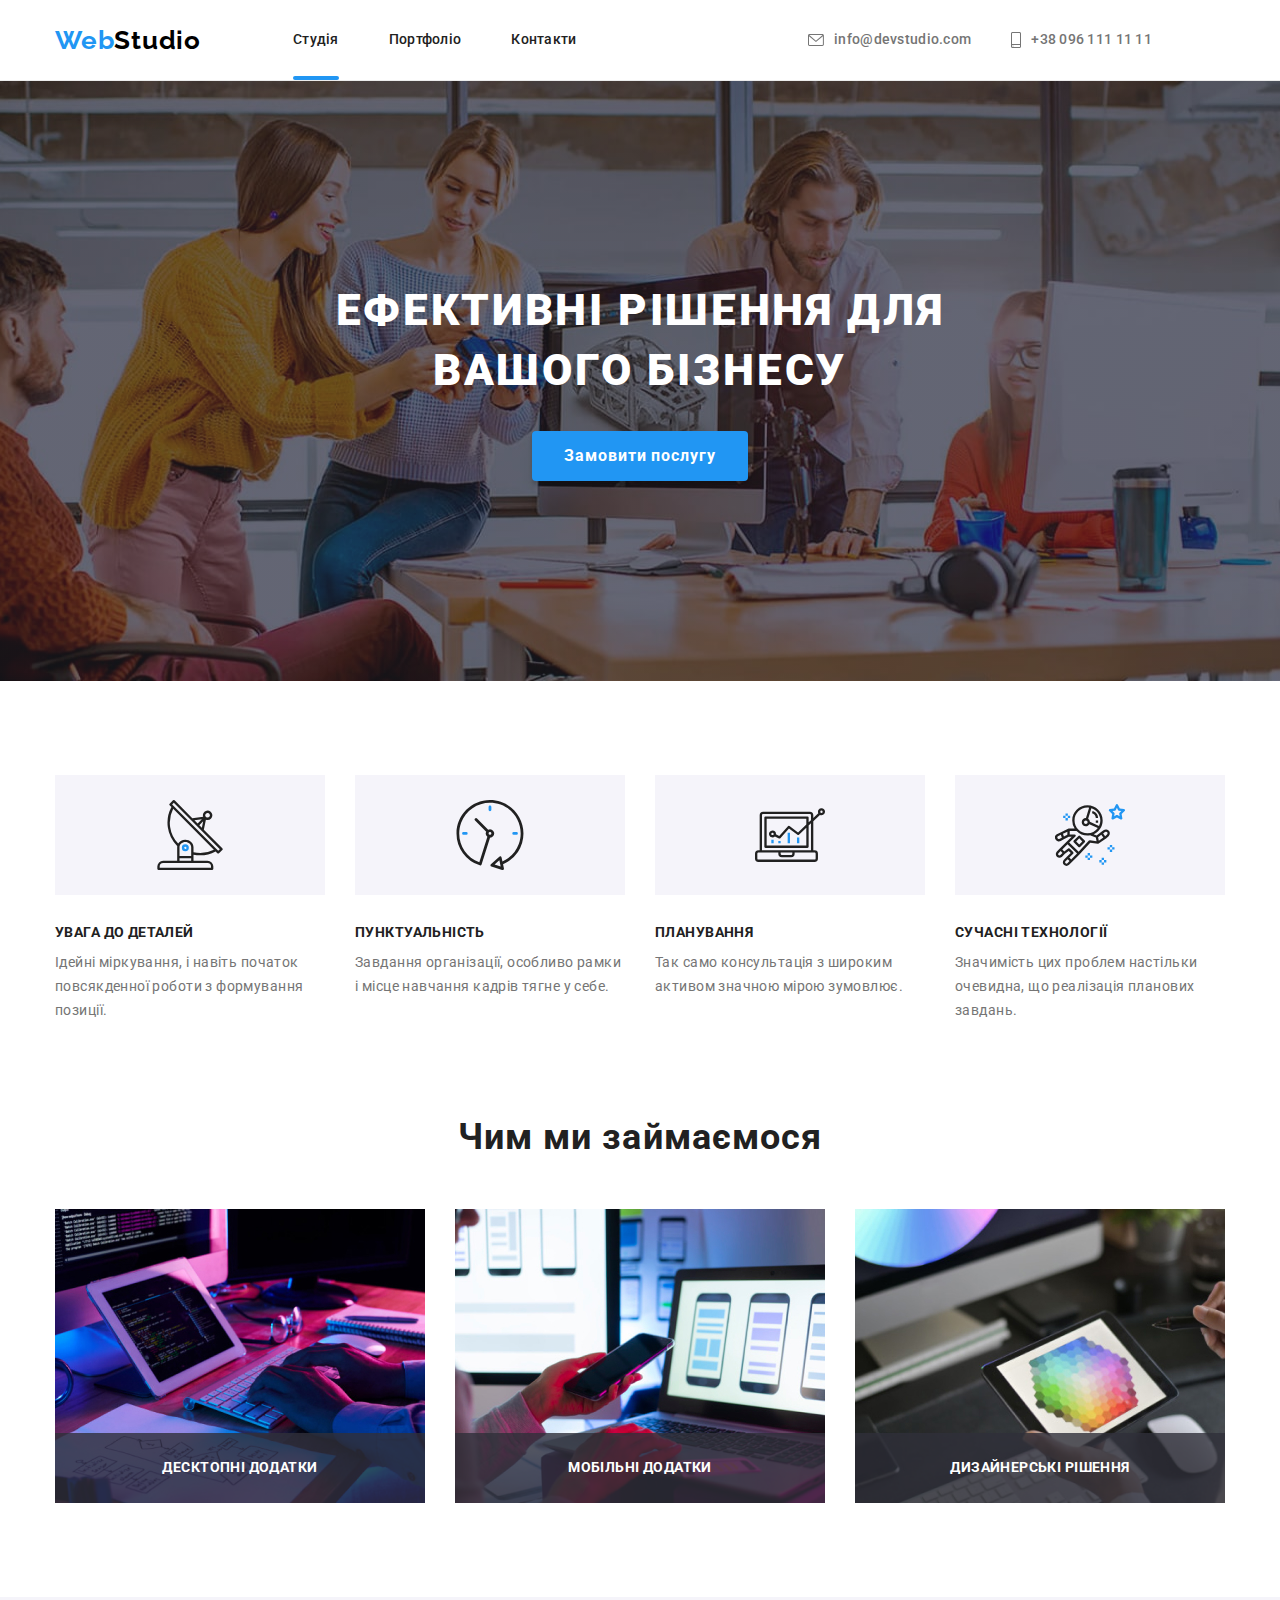
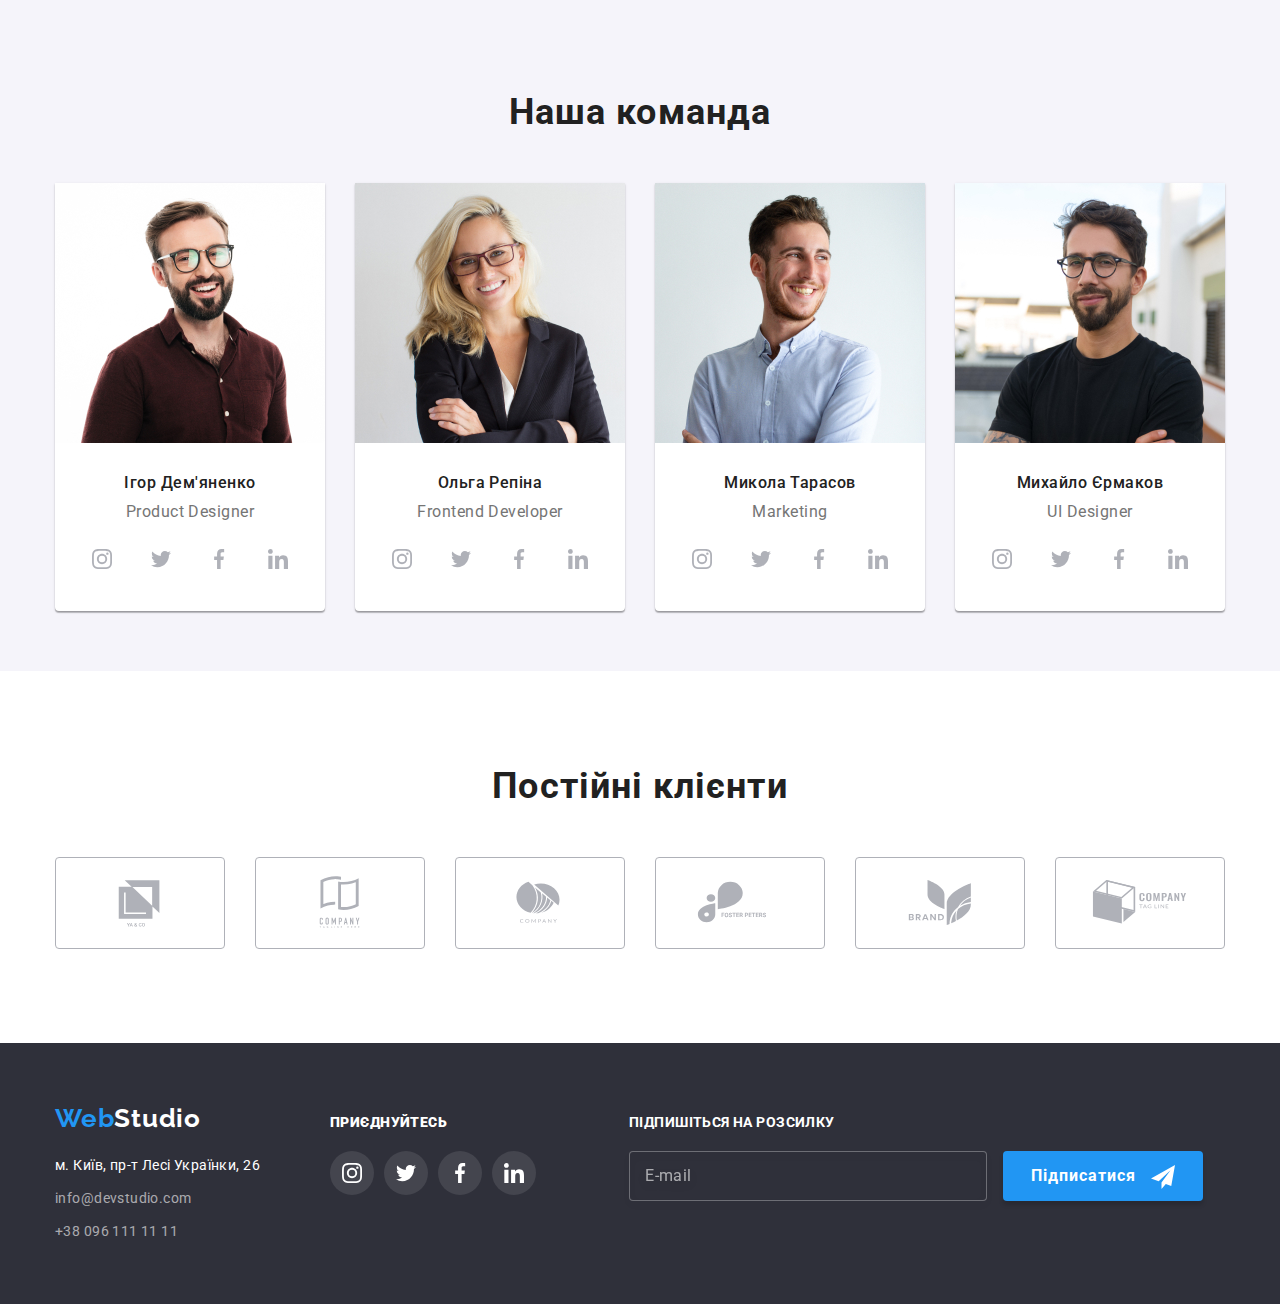
<file: index.html>
<!DOCTYPE html>
<html lang="uk">
<head>
    <meta charset="UTF-8">
    <meta http-equiv="X-UA-Compatible" content="IE=edge">
    <meta name="viewport" content="width=device-width, initial-scale=1.0">
    
    
   
    <title>Студія</title>
    <link href="https://fonts.googleapis.com/css2?family=Raleway:wght@700&family=Roboto:wght@400;500;700;900&display=swap"
        rel="stylesheet">
    <link rel="stylesheet" href="https://cdnjs.cloudflare.com/ajax/libs/modern-normalize/1.1.0/modern-normalize.min.css">
    <link rel="stylesheet" href="./CSS/main.min.css">
</head>
<body>
    <header class="page-header">
    <div class=" menu-container container ">
        <div class="mobile-header">
            <a href="index.html" class="logo">Web<span class="logo__header-span">Studio</span></a>
            <button type="button" class="mobile-header__btn js-open-menu " aria-expanded="false" aria-controls="mobile-menu">
                <svg class="mobile-icon" width="24" height="24" aria-label="Перемикач мобільного меню">
                    <use href="./image/icons.svg#icon-menu" class="mobile-icon__menu"></use>
                    <use href="./image/icons.svg#icon-close" class="mobile-icon__close "></use>
        
                </svg>
            </button>
        </div>
    
   
        <div class="nav-box js-menu-container" id="mobile-menu">
            <button type="button" class=" mobile-header__btn  js-close-menu" aria-expanded="false" aria-controls="mobile-menu">
                <svg class="mobile-icon" width="24" height="24">
                    <use href="./image/icons.svg#icon-menu" class="mobile-icon__menu "></use>
                    <use href="./image/icons.svg#icon-close" class="mobile-icon__close "></use>
            
                </svg>
            </button>
            <!-- <div class="menu-box"> -->
        <nav class="navigation" >
            <ul class="nav list">
                <li class="nav__item"><a href="index.html" class="nav__link header-link link current">Студія</a>
                </li>
                <li class="nav__item"><a href="portfolio.html"  class="nav__link header-link link">Портфоліо</a></li>
                <li class="nav__item"><a href="#contacts" class="nav__link  header-link link">Контакти</a></li>
                </ul>
            </nav> 
            <ul class="contact list">
                    <li class="contact__item">
                        <a href="tel:+380961111111" class="contact__tel header-link link"><svg
                                class="contact__envelope-icon contact__heading-icon">
                                <use href="./image/icons.svg#icon-smartphone"></use>
                            </svg>+38 096 111 11 11</a>
                    </li>
                    
                <li  class="contact__item">
                    <a href="mailto:info@devstudio.com"  class="contact__email header-link link"><svg class="contact__smartphone-icon contact__heading-icon" >
                        <use href="./image/icons.svg#icon-envelope">
                       </use></svg> info@devstudio.com</a></li>

            </ul>
            <!-- </div> -->
            <ul class="mobile-networks list">
                <li class="mobile-networks__item"><a href="#" class="mobile-networks__link link">Instagram</a></li>
                <li class="mobile-networks__item"><a href="#"class="mobile-networks__link link">Twitter</a></li>
                <li class="mobile-networks__item"><a href="#" class="mobile-networks__link link">Facebook</a></li>
                <li class="mobile-networks__item"><a href="#"class="mobile-networks__link link">LinkedIn</a></li>
            </ul>
            <div>
            </div>
            </header>
    <main>
        <!-- Section Hero -->
        <section class="hero">
            <div class="hero-box container">
            <h1 class="hero-box__title">Ефективні рішення для вашого бізнесу</h1>
            <button data-modal-open class="hero-box__button" type="button" >Замовити послугу</button>
        </div>
        <div  class="backdrop is-hidden" data-modal >
            <div class="modal" >
<button data-modal-close class="modal__button">
    <svg width="18" height="18" class="modal__icon">
        <use href="./image/icons.svg#icon-close-black"></use>
    </svg>
</button>
<p class="modal__text">Залиште свої дані, ми вам передзвонимо</p>
<form action="#" >
     <div class="form-box">
<label for="name" class="form-box__label">Ім'я</label>
<div class="input-box"> 
<input class="input-box__style" type="text" name="name" id="name" >
<svg class="input-box__icon" width="18" height="18">
    <use href="./image/icons.svg#icon-person-black"></use>
</svg>
</div> 
</div>
<div class="form-box">
<label for="tel" class="form-box__label">Телефон</label>
                    
<div class="input-box">
<input class="input-box__style" type="tel" name="tel" id="tel">
<svg class="input-box__icon" width="18" height="18">
        <use href="./image/icons.svg#icon-phone-black"></use>
    </svg>
</div>
</div>
 <div class="form-box">
<label for="email" class="form-box__label">Пошта</label>
<div class="input-box">
<input class="input-box__style" type="email" name="email" id="email">
 <svg class="input-box__icon" width="18" height="18">
        <use href="./image/icons.svg#icon-email-black"></use>
    </svg>
    </div>
</div>

                    <div class="area-box">
                       
                        <label for="comment" class="area-box__label">Коментар</label>
                    <textarea class="area-box__comment" name="сomment" id="comment"  placeholder="Введіть текст"></textarea>
                    </div>


                    <div class="checkbox">
                        <label class="checkbox__label">
                        <input type="checkbox" name="approve" id="agreement" class="checkbox__form">
                        <span class="checkbox__icon"></span>
                        
                        <span class="checkbox__text">Погоджуюся з розсилкою та приймаю <a href="#" class="checkbox__sel">Умови договору</a>
                        </span>
                    </label>
                    </div>
                   
                    <button type="submit" class="form-box__btn">Відправити</button>
                </form>
                
               </div>
        </div>
        </section>
        
        <!-- Section Our Features-->
        <section class="feature section">
            <div class="features-box container">
           <h2 class="visually-hidden">Features</h2>
          <ul class="features list ">
            <li class="features__item">
            <div class="feature-wrap">
                <svg class="feature-wrap__icon" width="70" height="70">
                    <use href="./image/icons.svg#icon-antenna">

                    </use>
                </svg>
            </div>
            <h3 class="feature-wrap__title">УВАГА ДО ДЕТАЛЕЙ</h3>
            <p class="feature-wrap__text">Ідейні міркування, i навіть початок повсякденної роботи з формування позиції.</p>
            </li>
            <li class="features__item">
                <div class="feature-wrap">
                    <svg class="feature-wrap__icon">
                        <use href="./image/icons.svg#icon-clock">
                
                        </use>
                    </svg>
                </div>
            <h3 class="feature-wrap__title" >ПУНКТУАЛЬНІСТЬ</h3>
            <p class="feature-wrap__text">Завдання організації, особливо рамки i місце навчання кадрів тягне у себе.</p>
            </li>
            <li class="features__item">
                <div class="feature-wrap">
                    <svg class="feature-wrap__icon">
                        <use href="./image/icons.svg#icon-diagram">
                
                        </use>
                    </svg>
                </div>
            <h3 class="feature-wrap__title">ПЛАНУВАННЯ</h3>
            <p class="feature-wrap__text">Так само консультація з широким активом значною мірою зумовлює.</p>
            </li>
            <li class="features__item">
                <div class="feature-wrap">
                    <svg class="feature-wrap__icon">
                        <use href="./image/icons.svg#icon-astronaut">
                
                        </use>
                    </svg>
                </div>
            <h3 class="feature-wrap__title">СУЧАСНІ ТЕХНОЛОГІЇ</h3>
            <p class="feature-wrap__text">Значимість цих проблем настільки очевидна, що реалізація планових завдань.</p>
            </li>
           </ul> 
        </div>
        </section>
        <!-- Section Our Speciliation -->
        <section class="" >
            <div class="specialty-box container">
                <h2 class="specialty__title">
                Чим ми займаємося
            </h2>
            <ul class=" specialty list">
                <li class="specialty__item ">
                    <div class="specialty-wrap">
                    <img srcset="./image/ourdirections/desktop-img@1x.jpg 1x,./image/ourdirections/desktop-img@2x.jpg 2x " src="./image/ourdirections/desktop-img@1x.jpg" alt="working with computer" width="370" height="294" class="specialty-wrap__img">
                    <div class="label-box">
                        <p class="label-box__text">Десктопні додатки</p>
                    </div>
                    </div>
                    </li>
                <li class="specialty__item">
                    <div class="specialty-wrap">
                    <img srcset="./image/ourdirections/laptop-img@1x.jpg 1x , ./image/ourdirections/laptop-img@2x.jpg 2x" src="./image/ourdirections/laptop-img@1x.jpg" alt="working with laptop" width="370" height="294" class="specialty-wrap__img" >
                    <div class="label-box">
                        <p class="label-box__text">Мобільні додатки</p>
                    </div>
                </div>
            </li>
                <li class="specialty__item">
                    <div class="specialty-wrap">
                    <img srcset="./image/ourdirections/tablet-img@1x.jpg 1x,./image/ourdirections/tablet-img@2x.jpg 2x" src="./image/ourdirections/tablet-img@1x.jpg" alt="working with tablet" width="370" height="294" class="specialty-wrap__img">
                    <div class="label-box">
                        <p  class="label-box__text">Дизайнерські рішення</p>
                    </div>
                </div>
                </li>
            </ul>
            </div>
        </section>
<!--Section Our Team -->
        <section class="team section">
<div class="team-box container">
<h2 class="team-box__title">Наша команда</h2>

    <ul class="team-list list">
        <li  class="team-list__item">
            <picture>
                <source srcset="./image/ourteam/desktop/team-igor@1x.jpg 1x ,
                            ./image/ourteam/desktop/team-igor@2x.jpg 2x" media="(min-width:1200px)" />
            
                <source srcset="./image/ourteam/tablet/team-igor@1x.jpg 1x ,
                                    ./image/ourteam/tablet/team-igor@2x.jpg 2x" media="(min-width:768px)" />
                <source srcset="./image/ourteam/mobile/team-igor@1x.jpg 1x ,
                                    ./image/ourteam/mobile/team-igor@2x.jpg 2x" media="(max-width:767px)" />
                <img class="team-list__photo " src="./image/ourteam/mobile/team-igor@1x.jpg" alt="marketing" width="270"
                    height="260">
            </picture>
        <div class="team-desc">
            <h3 class="team-desc__name">Ігор Дем'яненко</h3>
            <p class="team-desc__position">Product Designer</p>


            <ul class="networks list">
                <li class="networks__item"><a href="#" class="link networks__link">
                    <svg class="networks__icon">
                        <use href="./image/icons.svg#icon-instagramteam">

                        </use>
                    </svg>
                </a></li>
                <li class="networks__item"><a href="#" class="link networks__link"><svg class="networks__icon" width="20" height="20" >
                    <use href="./image/icons.svg#icon-twitterteam"></use>
                </svg></a></li>
                <li class="networks__item"><a href="#" class="link networks__link"><svg class="networks__icon">
                    <use href="./image/icons.svg#icon-facebookteam"></use>
                </svg></a></li>
                <li class="networks__item"><a href="#" class="link networks__link"><svg class="networks__icon">
                    <use href="./image/icons.svg#icon-linkedinteam"></use>
                </svg></a></li>
            </ul>
            </div>
        </li>
        <li class="team-list__item">
            <picture>
            <source srcset="./image/ourteam/desktop/team-olga@1x.jpg 1x ,
                ./image/ourteam/desktop/team-olga@2x.jpg 2x"
                media="(min-width:1200px)" />
            
                <source srcset="./image/ourteam/tablet/team-olga@1x.jpg 1x ,
                        ./image/ourteam/tablet/team-olga@2x.jpg 2x" 
                        media="(min-width:768px)"
                        />
               <source srcset="./image/ourteam/mobile/team-olga@1x.jpg 1x ,
                        ./image/ourteam/mobile/team-olga@2x.jpg 2x" 
                media="(max-width:767px)"
            />
            <img class="team-list__photo " src="./image/ourteam/mobile/team-olga@1x.jpg" alt="marketing" width="270"
                height="260">
            </picture>
            <div class="team-desc">
            <h3 class="team-desc__name">Ольга Репіна</h3>
            <p class="team-desc__position">Frontend Developer</p>
            <ul class="networks list">
                <li class="networks__item"><a href="#" class="link networks__link">
                        <svg class="networks__icon">
                            <use href="./image/icons.svg#icon-instagramteam">
                </use>
            </svg></a></li>
                <li class="networks__item"><a href="#" class="link networks__link"><svg class="networks__icon">
                            <use href="./image/icons.svg#icon-twitterteam"></use>
                        </svg></a></li>
                <li class="networks__item"><a href="#" class="link networks__link"><svg class="networks__icon">
                            <use href="./image/icons.svg#icon-facebookteam"></use>
                        </svg></a></li>
                <li class="networks__item"><a href="#" class="link networks__link"><svg class="networks__icon">
                            <use href="./image/icons.svg#icon-linkedinteam"></use>
                        </svg></a></li>
            </ul>
            </div>
        </li>
        <li class="team-list__item">
            <picture>
                <source srcset="./image/ourteam/desktop/team-mikola@1x.jpg 1x ,
                            ./image/ourteam/desktop/team-mikola@2x.jpg 2x" media="(min-width:1200px)" />
            
                <source srcset="./image/ourteam/tablet/team-mikola@1x.jpg 1x ,
                                    ./image/ourteam/tablet/team-mikola@2x.jpg 2x" media="(min-width:768px)" />
                <source srcset="./image/ourteam/mobile/team-mikola@1x.jpg 1x ,
                                    ./image/ourteam/mobile/team-mikola@2x.jpg 2x" media="(max-width:767px)" />

                <img class="team-list__photo " src="./image/ourteam/mobile/team-mikola@1x.jpg" alt="marketing" width="270"
                    height="260">
            </picture>
            <div class="team-desc">
            <h3 class="team-desc__name">Микола Тарасов</h3>
            <p class="team-desc__position">Marketing</p>
            <ul class="networks list">
                <li class="networks__item"><a href="#" class="link networks__link">
                        <svg class="networks__icon">
                            <use href="./image/icons.svg#icon-instagramteam">
                
                            </use>
                        </svg>
                    </a></li>
                <li class="networks__item"><a href="#" class="link networks__link"><svg class="networks__icon">
                            <use href="./image/icons.svg#icon-twitterteam"></use>
                        </svg></a></li>
                <li class="networks__item"><a href="#" class="link networks__link"><svg class="networks__icon">
                            <use href="./image/icons.svg#icon-facebookteam"></use>
                        </svg></a></li>
                <li class="networks__item"><a href="#" class="link networks__link"><svg class="networks__icon">
                            <use href="./image/icons.svg#icon-linkedinteam"></use>
                        </svg></a></li>
            </ul>
            </div>
        </li>
        <li class="team-list__item">
            <picture>
                <source srcset="./image/ourteam/desktop/team-michael@1x.jpg 1x ,
                            ./image/ourteam/desktop/team-michael@2x.jpg 2x" media="(min-width:1200px)" />
            
                <source srcset="./image/ourteam/tablet/team-michael@1x.jpg 1x ,
                                    ./image/ourteam/tablet/team-michael@2x.jpg 2x" media="(min-width:768px)" />
                <source srcset="./image/ourteam/mobile/team-michael@1x.jpg 1x ,
                                    ./image/ourteam/mobile/team-michael@2x.jpg 2x" media="(max-width:767px)" />
                <img class="team-list__photo " src="./image/ourteam/mobile/team-michael@1x.jpg" alt="marketing" width="270"
                    height="260">
            </picture>
            <div class="team-desc">
            <h3 class="team-desc__name">Михайло Єрмаков</h3>
            <p class="team-desc__position">UI Designer</p>
            <ul class="networks list">
                <li class="networks__item"><a href="#" class="link networks__link">
                        <svg class="networks__icon">
                            <use href="./image/icons.svg#icon-instagramteam">
                
                            </use>
                        </svg>
                    </a></li>
                <li class="networks__item"><a href="#" class="link networks__link"><svg class="networks__icon">
                            <use href="./image/icons.svg#icon-twitterteam"></use>
                        </svg></a></li>
                <li class="networks__item"><a href="#" class="link networks__link"><svg class="networks__icon">
                            <use href="./image/icons.svg#icon-facebookteam"></use>
                        </svg></a></li>
                <li class="networks__item"><a href="#" class="link networks__link"><svg class="networks__icon">
                            <use href="./image/icons.svg#icon-linkedinteam"></use>
                        </svg></a></li>
            </ul>
            </div>
        </li>
    </ul>
    </div>
</section>
<section class="clients container section">
    <h2 class="clients__title">Постійні клієнти</h2>
    <ul class="client list">
        <li class="client__item"><a href="#" class="client__link link">
            <svg class="client__icon"><use href="./image/icons.svg#icon-yaco"></use></svg></a></li>
        <li class="client__item"><a href="#" class="client__link link"><svg class="client__icon">
                <use  href="./image/icons.svg#icon-tagline"></use>
            </svg></a></li>
        <li class="client__item"><a href="#" class="client__link link"><svg class="client__icon">
                <use href="./image/icons.svg#icon-company" ></use>
            </svg></a></li>
        <li class="client__item"><a href="#" class="client__link link"><svg class="client__icon">
                <use href="./image/icons.svg#icon-foster" ></use>
            </svg></a></li>
        <li class="client__item"><a href="#" class="client__link link"><svg class="client__icon">
                <use  href="./image/icons.svg#icon-brand"></use>
            </svg></a></li>
        <li class="client__item"><a href="#" class="client__link link"><svg class="client__icon">
                <use  href="./image/icons.svg#icon-company2"></use>
            </svg></a></li>
    </ul>
</section>
    </main>
    
    <footer class="page-footer">
        <div class="footer-box container">
            <div class="footer-wpapper">
            <div class="address-box">
    <a href="index.html" class="logo  footer-logo">Web<span class="logo__footer-span">Studio</span></a>
    <address id="contacts" class="contacts">
    <ul class="footer-contact list">
        <li  class="footer-contact__item"><a href="https://goo.gl/maps/f9hygiB6Svrmc5ZX8" target="blank" rel="noopener nofollower noreferrer" class="footer-contact__link location  link">м. Київ, пр-т Лесі Українки, 26</a>
        </li>
        <li class="footer-contact__item"><a href="mailto:info@devstudio.com" class=" footer-contact__link link">info@devstudio.com</a>
        </li>
        <li class="footer-contact__item"><a href="tel:+380961111111" class="footer-contact__link link">+38 096 111 11 11</a>
        </li>
                
</ul>
        </address>
    
</div>
        <div class="footicon-box">
            <p class="footicon-box__text"><strong>Приєднуйтесь</strong></p>
            <ul class="footicon list">
            <li class="footicon__item">
                <a href="#" class="footicon__link">
                    <svg class="footicon__icon">
                        <use href="./image/icons.svg#icon-instagram"></use>
                    </svg>
                </a>
            </li>
            <li class="footicon__item">
                <a href="#" class="footicon__link">
                    <svg class="footicon__icon">
                        <use href="./image/icons.svg#icon-twitter"></use>
                    </svg>
                </a>
            </li>
            <li class="footicon__item">
                <a href="#" class="footicon__link">
                    <svg class="footicon__icon">
                        <use href="./image/icons.svg#icon-facebook"></use>
                    </svg>
                </a>
            </li>
            <li class="footicon__item">
                <a href="#" class="footicon__link">
                    <svg class="footicon__icon" width="40" height="40">
                        <use href="./image/icons.svg#icon-linkedin"></use>
                    </svg>
                </a>
            </li>
        </ul>
    </div> 
        </div>
            <form class="subscription">
               
                <label class="subscription__text" for="email-send" >Підпишіться на розсилку</label>
            
            <input type="email" placeholder="E-mail" class="subscription__email" name="email" id="email-send">
            <button type="submit" class="subscription__btn">Підписатися <svg class="subscription__icon" width="24" height="24" >
                <use href="./image/icons.svg#icon-icon-send"></use>
            </svg>

            </button>
            </form>
        </div>
        </div>
    </footer>
    <script src="./js/modal.js"></script>
    <script src="./js/mobile-menu.js"></script>
</body>
</html>
</file>
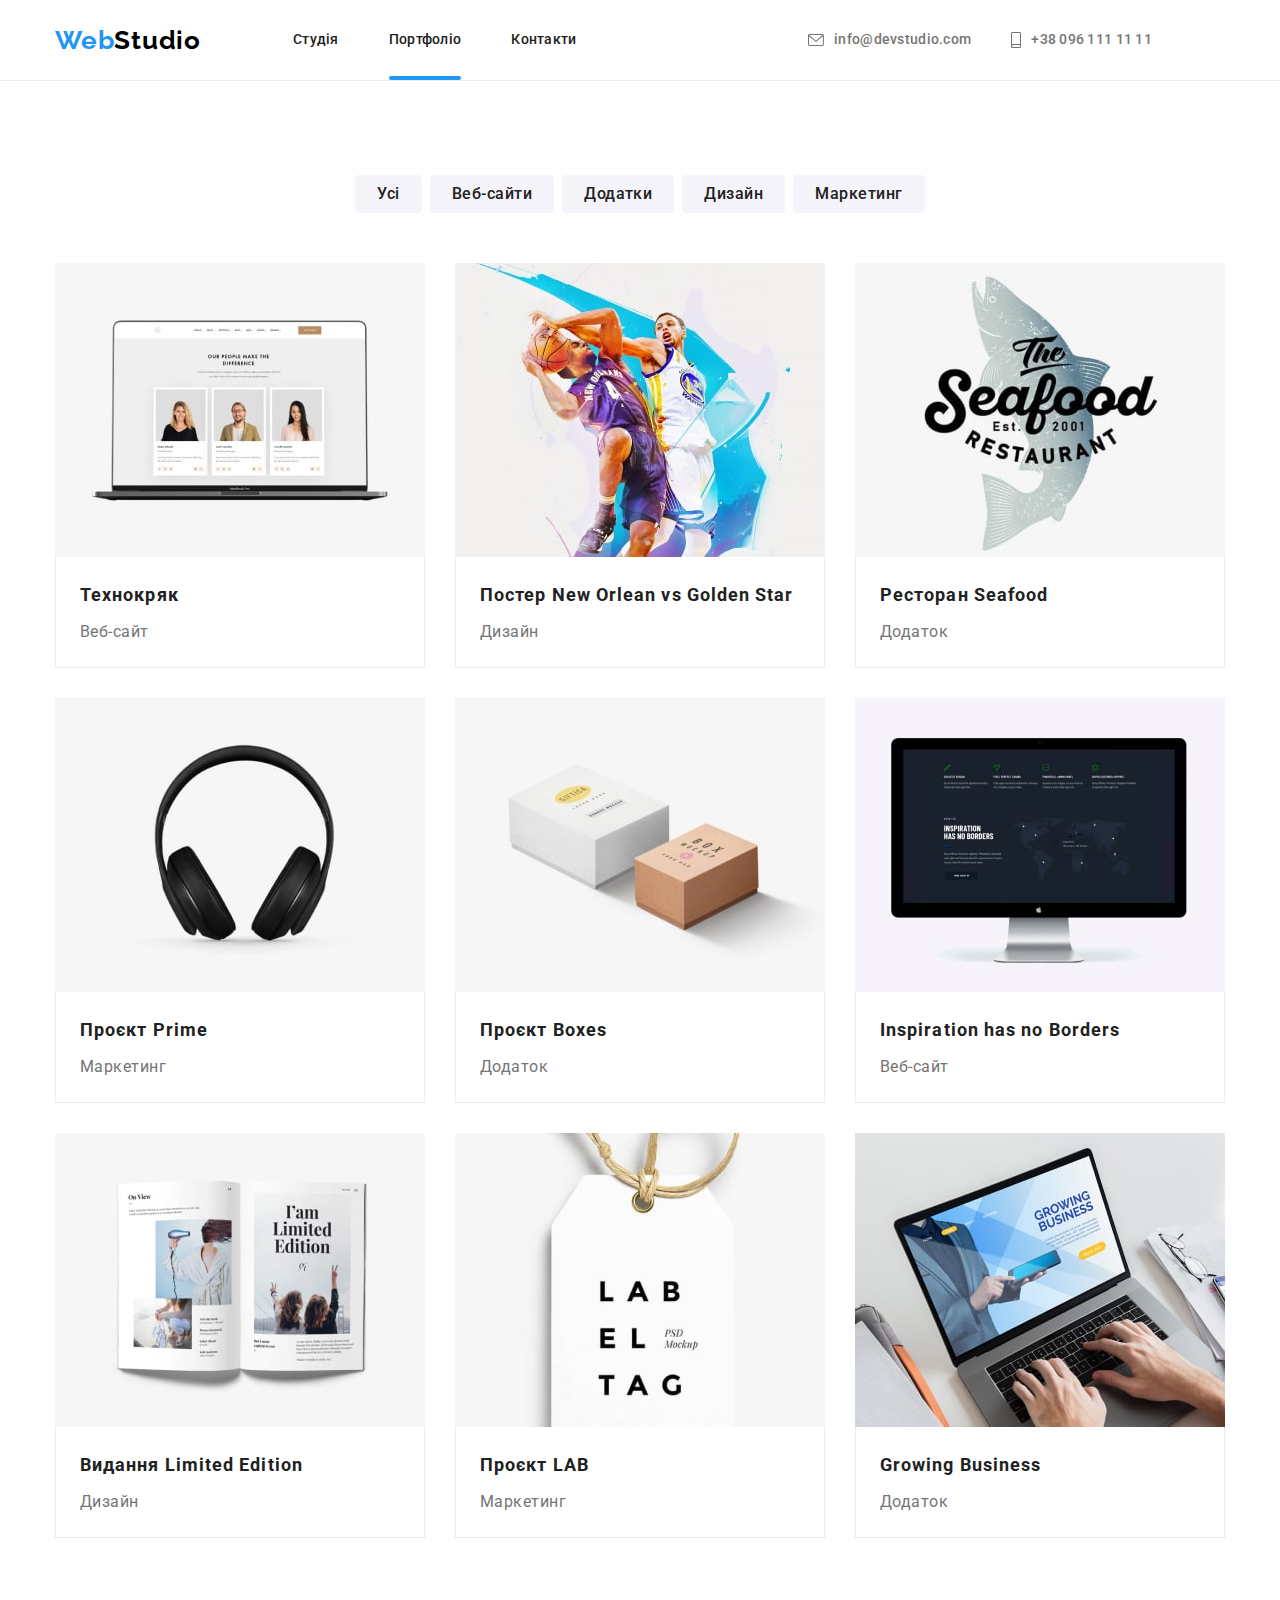
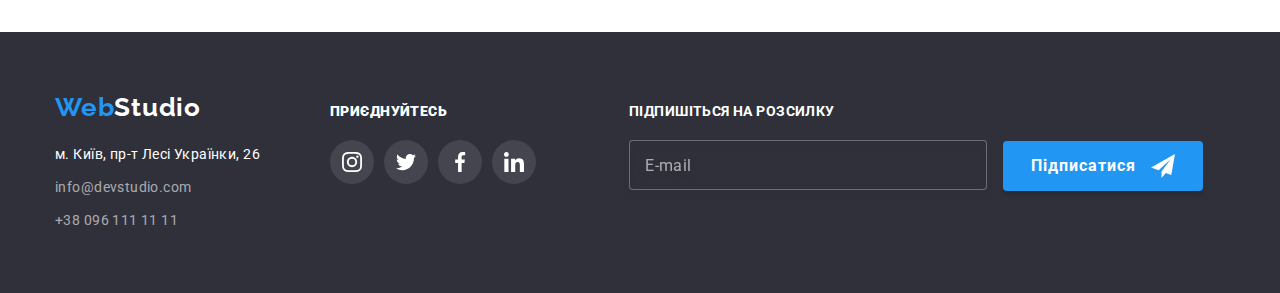
<file: portfolio.html>
<!DOCTYPE html>
<html lang="uk">
<head>
    <meta charset="UTF-8">
    <meta http-equiv="X-UA-Compatible" content="IE=edge">
    <meta name="viewport" content="width=device-width, initial-scale=1.0">
 <title>Portfolio</title>

 <link href="https://fonts.googleapis.com/css2?family=Raleway:wght@700&family=Roboto:wght@400;500;700;900&display=swap"
    rel="stylesheet">
<link rel="stylesheet" href="https://cdnjs.cloudflare.com/ajax/libs/modern-normalize/1.1.0/modern-normalize.min.css">
<link rel="stylesheet" href="./CSS/main.min.css">
</head>
<body>
    <header class="page-header">
        <div class=" menu-container container ">
            <div class="mobile-header">
                <a href="index.html" class="logo">Web<span class="logo__header-span">Studio</span></a>
                <button type="button" class="mobile-header__btn js-open-menu " aria-expanded="false"
                    aria-controls="mobile-menu">
                    <svg class="mobile-icon" width="24" height="24" aria-label="Перемикач мобільного меню">
                        <use href="./image/icons.svg#icon-menu" class="mobile-icon__menu"></use>
                        <use href="./image/icons.svg#icon-close" class="mobile-icon__close "></use>
    
                    </svg>
                </button>
            </div>
    
    
            <div class="nav-box js-menu-container" id="mobile-menu">
                <button type="button" class=" mobile-header__btn  js-close-menu" aria-expanded="false"
                    aria-controls="mobile-menu">
                    <svg class="mobile-icon" width="24" height="24">
                        <use href="./image/icons.svg#icon-menu" class="mobile-icon__menu "></use>
                        <use href="./image/icons.svg#icon-close" class="mobile-icon__close "></use>
    
                    </svg>
                </button>
                <nav class="navigation">
                    <ul class="nav list">
                        <li class="nav__item"><a href="index.html" class="nav__link header-link link ">Студія</a>
                        </li>
                        <li class="nav__item"><a href="portfolio.html" class="nav__link header-link link current">Портфоліо</a></li>
                        <li class="nav__item"><a href="#contacts" class="nav__link  header-link link">Контакти</a></li>
                    </ul>
                </nav>
                <ul class="contact list">
                    <li class="contact__item">
                        <a href="tel:+380961111111" class="contact__tel header-link link"><svg
                                class="contact__envelope-icon contact__heading-icon">
                                <use href="./image/icons.svg#icon-smartphone"></use>
                            </svg>+38 096 111 11 11</a>
                    </li>
    
                    <li class="contact__item">
                        <a href="mailto:info@devstudio.com" class="contact__email header-link link"><svg
                                class="contact__smartphone-icon contact__heading-icon">
                                <use href="./image/icons.svg#icon-envelope">
                                </use>
                            </svg> info@devstudio.com</a>
                    </li>
    
                </ul>
                <ul class="mobile-networks list">
                    <li class="mobile-networks__item"><a href="#" class="mobile-networks__link link">Instagram</a></li>
                    <li class="mobile-networks__item"><a href="#" class="mobile-networks__link link">Twitter</a></li>
                    <li class="mobile-networks__item"><a href="#" class="mobile-networks__link link">Facebook</a></li>
                    <li class="mobile-networks__item"><a href="#" class="mobile-networks__link link">LinkedIn</a></li>
                </ul>
                <div>
                </div>
    </header>
    <main>
    <!-- Portfolio Section -->
    <section class="section">
        <div class="container">
        <h1 class="visually-hidden">Portfolio</h1>
        <ul class="filter list">
        <li class="filter__item"><button type="button" class="filter__button">Усі</button></li>
        <li class="filter__item"><button type="button" class="filter__button" >Веб-сайти</button></li>
        <li class="filter__item"><button type="button" class="filter__button">Додатки</button></li>
        <li class="filter__item"><button type="button" class="filter__button">Дизайн</button></li>
        <li class="filter__item"><button type="button" class="filter__button">Маркетинг</button></li></ul>
        
    <ul class=" portfolio list">
        <li class="portfolio__item">
           <a href="#" class="portfolio__link link">
                <div class="portfolio-goods">
                    <div class="overlay">
                    <p class="overlay__text">Ресурс пропонує комплексні пропозиції з різним рівнем функціоналу та сервісів. Все це дозволить відвідувачу отримати
                    вичерпні відомості про компанію чи приватну особу.</p></div>
                <img src="./image/portfolio/technocrack.jpg" alt="created website on laptop" width="370" height="294"></div>
            <div class="portfolio-box">
                <h2 class="portfolio-box__title">Технокряк</h2>
                <p class="portfolio-box__text">Веб-сайт</p>
                </div>
            </a>
             </li>
        <li class="portfolio__item">
            
            <a href="#" class="portfolio__link link">
            <div class="portfolio-goods">
                <div class="overlay">
                    <p class="overlay__text">Ресурс пропонує комплексні пропозиції з різним рівнем функціоналу та сервісів. Все це
                        дозволить відвідувачу отримати
                        вичерпні відомості про компанію чи приватну особу.</p></div>
                
            <img src="./image/portfolio/neworlean.jpg" alt=" two bassketball players" width="370" height="294" class="portfolio-photo">
            </div>
            <div class="portfolio-box">
            <h2 class="portfolio-box__title">Постер New Orlean vs Golden Star</h2>
            <p class="portfolio-box__text">Дизайн</p>
            </div>
            </a>
        </li>
        <li class="portfolio__item">
            
            <a href="#" class="portfolio__link link">
                <div class="portfolio-goods">
                <div class="overlay">
                    <p class="overlay__text">Ресурс пропонує комплексні пропозиції з різним рівнем функціоналу та сервісів. Все це
                        дозволить відвідувачу отримати
                        вичерпні відомості про компанію чи приватну особу.</p></div>
               
            <img src="./image/portfolio/seafood.jpg" alt=" logo for the restaurant" width="370" height="294" class="portfolio-photo">
           
</div>
            <div class="portfolio-box">  
            <h2 class="portfolio-box__title">Ресторан Seafood</h2>
            <p class="portfolio-box__text">Додаток</p>
            </div>
            </a>
        </li>
        <li class="portfolio__item">
          
            <a href="#" class="portfolio__link link">
            <div class="portfolio-goods">
                <div class="overlay">
                    <p class="overlay__text">Ресурс пропонує комплексні пропозиції з різним рівнем функціоналу та сервісів. Все це
                        дозволить відвідувачу отримати
                        вичерпні відомості про компанію чи приватну особу.</p></div>
                
            <img src="./image/portfolio/prime.jpg" alt="headphones" width="370" height="294" class="portfolio-photo">
        </div>
            <div class="portfolio-box"> 
            <h2 class="portfolio-box__title">Проєкт Prime</h2>
            <p class="portfolio-box__text">Маркетинг</p>
            </div>
            </a>
        </li>
        <li class="portfolio__item">
         
            <a href="#" class="portfolio__link link">
                <div class="portfolio-goods">
                    <div class="overlay">
                    <p class="overlay__text">Ресурс пропонує комплексні пропозиції з різним рівнем функціоналу та сервісів. Все це
                        дозволить відвідувачу отримати
                        вичерпні відомості про компанію чи приватну особу.</p></div>
                
            <img src="./image/portfolio/boxes.jpg" alt="examples of boxes" width="370" height="294" class="portfolio-photo">
        </div>
            <div class="portfolio-box"> 
            <h2 class="portfolio-box__title">Проєкт Boxes</h2>
            <p class="portfolio-box__text">Додаток</p>
            </div>
            </a>
        </li>
        <li class="portfolio__item">
          
            <a href="#" class="portfolio__link link">
                <div class="portfolio-goods">
                    <div class="overlay">
                    <p class="overlay__text">Ресурс пропонує комплексні пропозиції з різним рівнем функціоналу та сервісів. Все це
                        дозволить відвідувачу отримати
                        вичерпні відомості про компанію чи приватну особу.</p></div>
                
            <img src="./image/portfolio/noborders.jpg" alt="website on computer" width="370" height="294" class="portfolio-photo">
            </div>
            <div class="portfolio-box">
            <h2 class="portfolio-box__title">Inspiration has no Borders</h2>
            <p class="portfolio-box__text">Веб-сайт</p>
            </div>
            </a>
        </li>
        <li class="portfolio__item">
            
<a href="#" class="portfolio__link link">
<div class="portfolio-goods">
    <div class="overlay">
        <p class="overlay__text">Ресурс пропонує комплексні пропозиції з різним рівнем функціоналу та сервісів. Все це
            дозволить відвідувачу отримати
            вичерпні відомості про компанію чи приватну особу.</p></div>
    
            <img src="./image/portfolio/limitededition.jpg" alt="magazine with illustation" width="370" height="294" class="portfolio-photo">
        </div>
            <div class="portfolio-box">
                <h2 class="portfolio-box__title">Видання Limited Edition</h2>
            <p class="portfolio-box__text">Дизайн</p>
            </div>
            </a>
        </li>
        <li class="portfolio__item">
          
            <a href="#" class="portfolio__link link">
                <div class="portfolio-goods">
                    <div class="overlay">
                    <p class="overlay__text">Ресурс пропонує комплексні пропозиції з різним рівнем функціоналу та сервісів. Все це
                        дозволить відвідувачу отримати
                        вичерпні відомості про компанію чи приватну особу.</p></div>
                
            <img src="./image/portfolio/lab.jpg" alt="tag with name of project" width="370" height="294" class="portfolio-photo">
            </div>
            <div class="portfolio-box">
                <h2 class="portfolio-box__title">Проєкт LAB</h2>
            <p class="portfolio-box__text">Маркетинг</p>
            </div>
            </a>
        </li>
        <li class="portfolio__item">
            
            <a href="#" class="portfolio__link link">
                <div class="portfolio-goods">
                    <div class="overlay">
                    <p class="overlay__text">Ресурс пропонує комплексні пропозиції з різним рівнем функціоналу та сервісів. Все це
                        дозволить відвідувачу отримати
                        вичерпні відомості про компанію чи приватну особу.</p></div>
                
            <img src="./image/portfolio/growingbusiness.jpg" alt="using product on laptop" width="370" height="294" class="portfolio-photo">
            </div>
            <div class="portfolio-box">
                <h2 class="portfolio-box__title">Growing Business</h2>
            <p class="portfolio-box__text">Додаток</p>
            </div>
            </a>
        </li>
    </ul>
    </div>
</section>
</main>
  <footer class="page-footer">
        <div class="footer-box container">
            <div class="address-box">
    <a href="index.html" class="logo  footer-logo">Web<span class="logo__footer-span">Studio</span></a>
    <address id="contacts" class="contacts">
    <ul class="footer-contact list">
        <li  class="footer-contact__item"><a href="https://goo.gl/maps/f9hygiB6Svrmc5ZX8" target="blank" rel="noopener nofollower noreferrer" class="footer-contact__link location  link">м. Київ, пр-т Лесі Українки, 26</a>
        </li>
        <li class="footer-contact__item"><a href="mailto:info@devstudio.com" class=" footer-contact__link link">info@devstudio.com</a>
        </li>
        <li class="footer-contact__item"><a href="tel:+380961111111" class="footer-contact__link link">+38 096 111 11 11</a>
        </li>
                
</ul>
        </address>
    </div>

        <div class="footicon-box">
            <p class="footicon-box__text"><strong>Приєднуйтесь</strong></p>
            <ul class="footicon list">
            <li class="footicon__item">
                <a href="#" class="footicon__link">
                    <svg class="footicon__icon">
                        <use href="./image/icons.svg#icon-instagram"></use>
                    </svg>
                </a>
            </li>
            <li class="footicon__item">
                <a href="#" class="footicon__link">
                    <svg class="footicon__icon">
                        <use href="./image/icons.svg#icon-twitter"></use>
                    </svg>
                </a>
            </li>
            <li class="footicon__item">
                <a href="#" class="footicon__link">
                    <svg class="footicon__icon">
                        <use href="./image/icons.svg#icon-facebook"></use>
                    </svg>
                </a>
            </li>
            <li class="footicon__item">
                <a href="#" class="footicon__link">
                    <svg class="footicon__icon">
                        <use href="./image/icons.svg#icon-linkedin"></use>
                    </svg>
                </a>
            </li>
        </ul></div> 
        
            <form class="subscription">
               
                <label class="subscription__text" for="email-send" >Підпишіться на розсилку</label>
            
            <input type="email" placeholder="E-mail" class="subscription__email" name="email" id="email-send">
            <button type="submit" class="subscription__btn">Підписатися <svg class="subscription__icon" width="24" height="24" >
                <use href="./image/icons.svg#icon-icon-send"></use>
            </svg>

            </button>
            </form>
        </div>
        </div>
    </footer>
</body>
</html>
</file>
<file: CSS/main.min.css>
:root{--primary-text-color: #212121;--secondary-text-color: #757575;--accent-color: #2196F3;--primary-background-color: #ffffff;--accent-btn: rgba(24, 140, 232, 1)}.list{list-style:none}.link{text-decoration:none}img{display:block;max-width:100%;height:auto}button{border:none;cursor:pointer}h1,h2,h3,h4,h5,h6,ul,p{margin:0px;padding:0px}.no-scroll{overflow:hidden}.visually-hidden{position:absolute;white-space:nowrap;width:1px;height:1px;overflow:hidden;border:0;padding:0;clip:rect(0 0 0 0);-webkit-clip-path:inset(50%);clip-path:inset(50%);margin:-1px}body{font-family:"Roboto",sans-serif;color:var(--primary-text-color);background-color:var(--primary-background-color)}.feature-wrap__text,.team-desc__position,.portfolio-box__text{color:var(--secondary-text-color)}@media screen and (max-width: 767px){.nav__link.current{color:var(--accent-color)}}.nav__item{position:relative}@media screen and (min-width: 768px){.nav__link.current::after{border-radius:2px;content:"";position:absolute;width:100%;height:4px;left:0;bottom:0;background-color:var(--accent-color)}}.page-footer{background-color:#2f303a}.specialty__title,.team-box__title,.clients__title{font-size:28px;font-weight:700;line-height:1.18;letter-spacing:.03em;text-align:center}@media screen and (min-width: 1200px){.specialty__title,.team-box__title,.clients__title{font-size:36px;line-height:1.17;text-align:center;letter-spacing:.03em;margin:0 auto}}.container{margin:0 auto;padding:0 15px}@media screen and (min-width: 480px){.container{width:480px}}@media screen and (min-width: 768px){.container{width:768px}}@media screen and (min-width: 1200px){.container{width:1200px}}.section{padding-top:94px;padding-bottom:94px}@media screen and (max-width: 1199px){.section{padding-top:60px;padding-bottom:60px}}img{display:block;max-width:100%}.hero-box__button{display:block;font-family:inherit;font-weight:700;font-size:16px;line-height:1.88;letter-spacing:.06em;color:var(--primary-background-color);background-color:var(--accent-color);cursor:pointer;text-align:center;-webkit-box-shadow:0px 4px 4px rgba(0,0,0,.15);box-shadow:0px 4px 4px rgba(0,0,0,.15);border-radius:4px;padding:10px 24px;margin:0 auto;-webkit-transition:background-color 250ms cubic-bezier(0.4, 0, 0.2, 1);transition:background-color 250ms cubic-bezier(0.4, 0, 0.2, 1)}@media screen and (min-width: 1200px){.hero-box__button{padding:10px 32px}}.hero-box__button:hover,.hero-box__button:focus{background-color:#188ce8}.portfolio-button{display:block;font-family:inherit;font-weight:500;font-size:16px;line-height:1.62;text-align:center;letter-spacing:.03em;color:var(--primary-text-color);background-color:#f5f4fa;cursor:pointer;border-radius:4px;border:none;padding:6px 22px;-webkit-transition:color 250ms cubic-bezier(0.4, 0, 0.2, 1),background-color 250ms cubic-bezier(0.4, 0, 0.2, 1),-webkit-box-shadow 250ms cubic-bezier(0.4, 0, 0.2, 1);transition:color 250ms cubic-bezier(0.4, 0, 0.2, 1),background-color 250ms cubic-bezier(0.4, 0, 0.2, 1),-webkit-box-shadow 250ms cubic-bezier(0.4, 0, 0.2, 1);transition:color 250ms cubic-bezier(0.4, 0, 0.2, 1),background-color 250ms cubic-bezier(0.4, 0, 0.2, 1),box-shadow 250ms cubic-bezier(0.4, 0, 0.2, 1);transition:color 250ms cubic-bezier(0.4, 0, 0.2, 1),background-color 250ms cubic-bezier(0.4, 0, 0.2, 1),box-shadow 250ms cubic-bezier(0.4, 0, 0.2, 1),-webkit-box-shadow 250ms cubic-bezier(0.4, 0, 0.2, 1)}.portfolio-button:hover,.portfolio-button:focus{color:var(--primary-background-color);background-color:var(--accent-color);-webkit-box-shadow:0px 2px 2px 0px rgba(0,0,0,.1215686275),0px 1px 2px 0px rgba(0,0,0,.0784313725),0px 3px 1px 0px rgba(0,0,0,.1019607843);box-shadow:0px 2px 2px 0px rgba(0,0,0,.1215686275),0px 1px 2px 0px rgba(0,0,0,.0784313725),0px 3px 1px 0px rgba(0,0,0,.1019607843)}.modal__button{display:-webkit-box;display:-ms-flexbox;display:flex;-webkit-box-pack:center;-ms-flex-pack:center;justify-content:center;-webkit-box-align:center;-ms-flex-align:center;align-items:center;position:absolute;right:8px;top:8px;width:30px;height:30px;border-radius:50%;border:1px solid rgba(0,0,0,.1);background-color:var(--primary-background-color);cursor:pointer}.modal__button:hover .modal__icon,.modal__button:focus .modal__icon{fill:var(--accent-color)}.form-box__btn{display:block;font-size:16px;padding:10px 52px;margin:0 auto;background-color:var(--accent-color);-webkit-box-shadow:0px 4px 4px 0px rgba(0,0,0,.15);box-shadow:0px 4px 4px 0px rgba(0,0,0,.15);font-weight:700;line-height:1.88;letter-spacing:.06em;text-align:center;color:var(--primary-background-color);-webkit-transition:background-color 250ms cubic-bezier(0.4, 0, 0.2, 1);transition:background-color 250ms cubic-bezier(0.4, 0, 0.2, 1)}@media screen and (max-width: 479px){.form-box__btn{padding:5px 32px}}.form-box__btn:focus,.form-box__btn:hover{background-color:var(--accent-btn)}.subscription__btn{font-size:16px;font-weight:700;line-height:1.88;letter-spacing:.06em;text-align:center;color:var(--primary-background-color);background-color:var(--accent-color);padding:10px 28px;margin-left:12px;-webkit-box-shadow:0px 4px 4px rgba(0,0,0,.15);box-shadow:0px 4px 4px rgba(0,0,0,.15);border-radius:4px;-webkit-transition:background-color 250ms cubic-bezier(0.4, 0, 0.2, 1);transition:background-color 250ms cubic-bezier(0.4, 0, 0.2, 1)}.subscription__btn:focus,.subscription__btn:hover{background-color:var(--accent-btn)}.page-header{border-bottom:1px solid #ececec;position:relative}.header-link{font-size:14px;font-weight:500;line-height:1.14;letter-spacing:.02em}@media screen and (max-width: 1199px){.header-link{font-size:12px;line-height:1.17}}@media screen and (min-width: 768px){.nav{display:-webkit-box;display:-ms-flexbox;display:flex;margin-bottom:0;margin-right:auto}}.nav__link{color:var(--primary-text-color);display:block;padding:32px 0;-webkit-transition:color 250ms cubic-bezier(0.4, 0, 0.2, 1);transition:color 250ms cubic-bezier(0.4, 0, 0.2, 1)}@media screen and (max-width: 767px){.nav__link{padding:0;font-size:40px;font-weight:500;line-height:1.18;letter-spacing:.02em}}.nav__link:hover,.nav__link:focus{color:var(--accent-color)}.nav__item{text-align:center}@media screen and (max-width: 767px){.nav__item{text-align:left}}.nav__item+.nav__item{margin-left:50px}@media screen and (max-width: 767px){.nav__item+.nav__item{margin-top:32px;margin-left:0px}}@media screen and (max-width: 1199px){.contact__item+.contact__item{margin-bottom:10px}}@media screen and (max-width: 767px){.contact__item+.contact__item{margin-top:32px}}@media screen and (min-width: 768px){.contact{display:-webkit-box;display:-ms-flexbox;display:flex;margin-left:90px;-webkit-box-orient:vertical;-webkit-box-direction:reverse;-ms-flex-direction:column-reverse;flex-direction:column-reverse;-webkit-box-align:left;-ms-flex-align:left;align-items:left}}@media screen and (min-width: 1200px){.contact{margin-left:auto;-webkit-box-orient:horizontal;-webkit-box-direction:reverse;-ms-flex-direction:row-reverse;flex-direction:row-reverse;-webkit-box-align:center;-ms-flex-align:center;align-items:center}}.contact__item{text-align:left}@media screen and (min-width: 768px){.contact__item:last-child{margin-right:30px}}.contact__tel{display:-webkit-box;display:-ms-flexbox;display:flex;-webkit-box-align:center;-ms-flex-align:center;align-items:center;color:var(--secondary-text-color)}@media screen and (max-width: 410px){.contact__tel{font-size:24px;line-height:1.17;font-weight:500;letter-spacing:.02em;text-align:left;-webkit-transition:color 250ms cubic-bezier(0.4, 0, 0.2, 1);transition:color 250ms cubic-bezier(0.4, 0, 0.2, 1);color:var(--accent-color)}}@media screen and (min-width: 410px)and (max-width: 767px){.contact__tel{font-size:34px;font-weight:500;line-height:1.18;letter-spacing:.02em;text-align:left;-webkit-transition:color 250ms cubic-bezier(0.4, 0, 0.2, 1);transition:color 250ms cubic-bezier(0.4, 0, 0.2, 1);color:var(--accent-color)}}.contact__tel:hover,.contact__tel:focus{color:var(--accent-color)}.contact__email{display:-webkit-box;display:-ms-flexbox;display:flex;-webkit-box-align:center;-ms-flex-align:center;align-items:center;color:var(--secondary-text-color)}@media screen and (max-width: 767px){.contact__email{font-size:24px;font-weight:500;line-height:1.17;letter-spacing:.02em;text-align:left;-webkit-transition:color 250ms cubic-bezier(0.4, 0, 0.2, 1);transition:color 250ms cubic-bezier(0.4, 0, 0.2, 1)}}.contact__email:hover,.contact__email:focus{color:var(--accent-color)}.contact__heading-icon{margin:0 10px;fill:currentColor}.contact__smartphone-icon{width:16px;height:12px}@media screen and (max-width: 767px){.contact__smartphone-icon{display:none}}.contact__envelope-icon{width:10px;height:16px}@media screen and (max-width: 767px){.contact__envelope-icon{display:none}}.logo{font-family:"Raleway",sans-serif;font-size:24px;font-weight:700;line-height:1.17;letter-spacing:.03em;text-align:left;text-decoration:none;color:var(--accent-color)}@media screen and (min-width: 768px){.logo{margin-right:87px}}@media screen and (min-width: 1200px){.logo{margin-right:92px;font-size:26px;line-height:1.19}}.logo__header-span{color:#000}.footer-logo{margin:0;display:block;margin-bottom:20px;text-align:center}@media screen and (min-width: 1200px){.footer-logo{text-align:left}}.logo__footer-span{color:var(--primary-background-color)}.hero{max-width:1600px;margin-left:auto;margin-right:auto;background-color:#c4c4c4;background-image:-webkit-gradient(linear, left top, left bottom, from(rgba(47, 48, 58, 0.4)), to(rgba(47, 48, 58, 0.4))),url(../image/heroimage/header-mobile@1x.jpg);background-image:linear-gradient(rgba(47, 48, 58, 0.4), rgba(47, 48, 58, 0.4)),url(../image/heroimage/header-mobile@1x.jpg);background-size:cover;background-repeat:no-repeat;background-position:center;padding-top:118px;padding-bottom:118px}@media(min-device-pixel-ratio: 2),(-webkit-min-device-pixel-ratio: 2),(min-resolution: 192dpi),(min-resolution: 2dppx){.hero{background-image:-webkit-gradient(linear, left top, left bottom, from(rgba(47, 48, 58, 0.4)), to(rgba(47, 48, 58, 0.4))),url(../image/heroimage/header-mobile@2x.jpg);background-image:linear-gradient(rgba(47, 48, 58, 0.4), rgba(47, 48, 58, 0.4)),url(../image/heroimage/header-mobile@2x.jpg)}}@media screen and (min-width: 768px){.hero{background-image:-webkit-gradient(linear, left top, left bottom, from(rgba(47, 48, 58, 0.4)), to(rgba(47, 48, 58, 0.4))),url(../image/heroimage/header-tablet@1x.jpg);background-image:linear-gradient(rgba(47, 48, 58, 0.4), rgba(47, 48, 58, 0.4)),url(../image/heroimage/header-tablet@1x.jpg)}}@media screen and (min-width: 768px)and (min-device-pixel-ratio: 2),screen and (min-width: 768px)and (-webkit-min-device-pixel-ratio: 2),screen and (min-width: 768px)and (min-resolution: 192dpi),screen and (min-width: 768px)and (min-resolution: 2dppx){.hero{background-image:-webkit-gradient(linear, left top, left bottom, from(rgba(47, 48, 58, 0.4)), to(rgba(47, 48, 58, 0.4))),url(../image/heroimage/header-tablet@2x.jpg);background-image:linear-gradient(rgba(47, 48, 58, 0.4), rgba(47, 48, 58, 0.4)),url(../image/heroimage/header-tablet@2x.jpg)}}@media screen and (min-width: 1200px){.hero{padding-top:200px;padding-bottom:200px;background-image:-webkit-gradient(linear, left top, left bottom, from(rgba(47, 48, 58, 0.4)), to(rgba(47, 48, 58, 0.4))),url(../image/heroimage/header-desktop@1x.jpg);background-image:linear-gradient(rgba(47, 48, 58, 0.4), rgba(47, 48, 58, 0.4)),url(../image/heroimage/header-desktop@1x.jpg)}}@media screen and (min-width: 1200px)and (min-device-pixel-ratio: 2),screen and (min-width: 1200px)and (-webkit-min-device-pixel-ratio: 2),screen and (min-width: 1200px)and (min-resolution: 192dpi),screen and (min-width: 1200px)and (min-resolution: 2dppx){.hero{background-image:-webkit-gradient(linear, left top, left bottom, from(rgba(47, 48, 58, 0.4)), to(rgba(47, 48, 58, 0.4))),url(../image/heroimage/header-desktop@2x.jpg);background-image:linear-gradient(rgba(47, 48, 58, 0.4), rgba(47, 48, 58, 0.4)),url(../image/heroimage/header-desktop@2x.jpg)}}.hero-box__title{max-width:360px;text-transform:uppercase;color:var(--primary-background-color);margin:0 auto;margin-bottom:30px;font-size:26px;font-weight:900;line-height:1.62;letter-spacing:.06em;text-align:center;font-family:Roboto}@media screen and (min-width: 1200px){.hero-box__title{max-width:696px;font-size:44px;font-weight:900;line-height:1.36;margin-bottom:30px}}.hero-box__button{display:block;font-family:inherit;font-weight:700;font-size:16px;line-height:1.88;letter-spacing:.06em;color:var(--primary-background-color);background-color:var(--accent-color);cursor:pointer;text-align:center;-webkit-box-shadow:0px 4px 4px rgba(0,0,0,.15);box-shadow:0px 4px 4px rgba(0,0,0,.15);border-radius:4px;padding:10px 32px;margin:0 auto;-webkit-transition:background-color 250ms cubic-bezier(0.4, 0, 0.2, 1);transition:background-color 250ms cubic-bezier(0.4, 0, 0.2, 1)}.hero-box__button:hover,.hero-box__button:focus{background-color:#188ce8}.backdrop{position:fixed;left:0;top:0;width:100%;height:100%;-webkit-transform:scale(1);transform:scale(1);background-color:rgba(0,0,0,.2);z-index:3;-webkit-transition:visibility 250ms cubic-bezier(0.4, 0, 0.2, 1),opacity 250ms cubic-bezier(0.4, 0, 0.2, 1),-webkit-transform 250ms cubic-bezier(0.4, 0, 0.2, 1);transition:visibility 250ms cubic-bezier(0.4, 0, 0.2, 1),opacity 250ms cubic-bezier(0.4, 0, 0.2, 1),-webkit-transform 250ms cubic-bezier(0.4, 0, 0.2, 1);transition:transform 250ms cubic-bezier(0.4, 0, 0.2, 1),visibility 250ms cubic-bezier(0.4, 0, 0.2, 1),opacity 250ms cubic-bezier(0.4, 0, 0.2, 1);transition:transform 250ms cubic-bezier(0.4, 0, 0.2, 1),visibility 250ms cubic-bezier(0.4, 0, 0.2, 1),opacity 250ms cubic-bezier(0.4, 0, 0.2, 1),-webkit-transform 250ms cubic-bezier(0.4, 0, 0.2, 1);padding:93px 15px}.modal{position:relative;padding-left:20px;padding-right:20px;padding-top:35px;padding-bottom:35px;width:285px;height:509px;left:50%;top:50%;-webkit-transform:translate(-50%, -50%);transform:translate(-50%, -50%);border-radius:4px;background-color:#fff;-webkit-box-shadow:0px 2px 1px 0px rgba(0,0,0,.2),0px 1px 1px 0px rgba(0,0,0,.1411764706),0px 1px 3px 0px rgba(0,0,0,.1215686275);box-shadow:0px 2px 1px 0px rgba(0,0,0,.2),0px 1px 1px 0px rgba(0,0,0,.1411764706),0px 1px 3px 0px rgba(0,0,0,.1215686275)}@media screen and (min-width: 480px){.modal{width:450px;height:609px;padding:40px}}@media screen and (min-width: 1200px){.modal{width:528px;height:581px}}.is-hidden{visibility:hidden;opacity:0;pointer-events:none;-webkit-transform:scale(0.5);transform:scale(0.5)}.modal__icon{-webkit-transition:fill 250ms cubic-bezier(0.4, 0, 0.2, 1);transition:fill 250ms cubic-bezier(0.4, 0, 0.2, 1)}.modal__text{font-size:16px;font-weight:700;line-height:1,17;letter-spacing:.03em;text-align:center;max-width:370px;margin-bottom:12px}@media screen and (min-width: 480px){.modal__text{font-size:20px;line-height:1,5}}@media screen and (min-width: 1200px){.modal__text{line-height:1.15;max-width:448px;margin-bottom:12px}}.form-box{display:-webkit-box;display:-ms-flexbox;display:flex;-webkit-box-orient:vertical;-webkit-box-direction:normal;-ms-flex-direction:column;flex-direction:column;margin-bottom:10px}.form-box :focus-within .input-box__icon{fill:var(--accent-color)}.form-box__label{font-weight:400;font-size:12px;line-height:1.17;letter-spacing:.01em;color:#757575}.input-box{position:relative;margin-top:4px}.input-box__icon{position:absolute;left:12px;top:50%;-webkit-transform:translateY(-50%);transform:translateY(-50%)}.input-box__style{width:100%;height:40px;outline:none;border:1px solid rgba(33,33,33,.2);border-radius:4px;padding-left:42px;cursor:pointer}@media screen and (max-width: 479px){.input-box__style{height:30px}}.input-box__style:hover,.input-box__style:focus{border:1px solid var(--accent-color)}.input-box:hover .input-box__icon{fill:var(--accent-color)}.area-box{display:-webkit-box;display:-ms-flexbox;display:flex;-webkit-box-orient:vertical;-webkit-box-direction:normal;-ms-flex-direction:column;flex-direction:column}.area-box__label{font-weight:400;font-size:12px;line-height:1.17;letter-spacing:.01em;color:#757575}.area-box__comment{resize:none;height:120px;outline:none;border:1px solid rgba(33,33,33,.2);border-radius:4px;padding:12px 16px;margin-top:4px;margin-bottom:20px;-webkit-transition:border 250ms cubic-bezier(0.4, 0, 0.2, 1);transition:border 250ms cubic-bezier(0.4, 0, 0.2, 1);cursor:pointer}@media screen and (max-width: 479px){.area-box__comment{height:80px}}.area-box__comment:hover,.area-box__comment:focus{border:1px solid var(--accent-color)}.area-box__comment::-webkit-input-placeholder{font-weight:400;font-size:12px;line-height:1.17;letter-spacing:.01em;color:rgba(117,117,117,.5)}.area-box__comment::-moz-placeholder{font-weight:400;font-size:12px;line-height:1.17;letter-spacing:.01em;color:rgba(117,117,117,.5)}.area-box__comment:-ms-input-placeholder{font-weight:400;font-size:12px;line-height:1.17;letter-spacing:.01em;color:rgba(117,117,117,.5)}.area-box__comment::-ms-input-placeholder{font-weight:400;font-size:12px;line-height:1.17;letter-spacing:.01em;color:rgba(117,117,117,.5)}.area-box__comment::placeholder{font-weight:400;font-size:12px;line-height:1.17;letter-spacing:.01em;color:rgba(117,117,117,.5)}.checkbox{position:relative;display:-webkit-box;display:-ms-flexbox;display:flex;-webkit-box-pack:center;-ms-flex-pack:center;justify-content:center;margin-bottom:30px}.checkbox__form{position:absolute;width:1px;height:1px;padding:0;overflow:hidden;border:0;clip:rect(0, 0, 0, 0)}.checkbox__form:checked+.checkbox__icon{border-color:#2196f3;background-color:var(--accent-color);background-image:url(../image/icon\ check\ -good.svg);background-size:contain;background-origin:border-box}.checkbox__text{font-size:8px;font-weight:400;line-height:1,12;letter-spacing:.03em;text-align:left;color:#757575;margin-left:20px}@media screen and (min-width: 480px){.checkbox__text{font-size:12px;line-height:1,16;margin-left:8px}}@media screen and (min-width: 1200px){.checkbox__text{font-size:14px;line-height:1.71}}.checkbox__sel{color:var(--accent-color)}.checkbox__icon{position:absolute;top:50%;left:2px;-webkit-transform:translateY(-50%);transform:translateY(-50%);display:inline-block;width:16px;height:15px;border:2px solid #212121;border-radius:2px;background-color:#fff}@media screen and (max-width: 479px){.checkbox__icon{width:13px;height:13px}}@media screen and (min-width: 1200px){.checkbox__icon{left:7px}}@media screen and (min-width: 768px){.features{display:-webkit-box;display:-ms-flexbox;display:flex;-ms-flex-wrap:wrap;flex-wrap:wrap;gap:30px}}@media screen and (min-width: 768px){.features__item{-ms-flex-preferred-size:calc((100% - 30px)/2);flex-basis:calc((100% - 30px)/2)}}@media screen and (min-width: 1200px){.features__item{-ms-flex-preferred-size:calc((100% - 90px)/4);flex-basis:calc((100% - 90px)/4)}}.features__item:not(:last-child){margin-bottom:30px}@media screen and (min-width: 768px){.features__item:not(:last-child){margin-bottom:0px}}.feature-wrap{height:120px;display:-webkit-box;display:-ms-flexbox;display:flex;-webkit-box-pack:center;-ms-flex-pack:center;justify-content:center;-webkit-box-align:center;-ms-flex-align:center;align-items:center;margin-bottom:30px;background-color:#f5f4fa}.feature-wrap__icon{width:70px;height:70px}.feature-wrap__title{font-weight:700;font-size:14px;line-height:1.14;text-align:center;letter-spacing:.03em;text-transform:uppercase;margin-bottom:10px}@media screen and (min-width: 768px){.feature-wrap__title{text-align:left}}.feature-wrap__text{font-size:14px;line-height:1.71;letter-spacing:.03em}.specialty-box{display:none}@media screen and (min-width: 1200px){.specialty-box{display:block}}@media screen and (min-width: 1200px)and (min-width: 1200px){.specialty-box{padding-bottom:94px}}.specialty{display:-webkit-box;display:-ms-flexbox;display:flex;margin-top:50px}.specialty__title{min-width:366px}.specialty__item+.specialty__item{margin-left:30px}.specialty-wrap{position:relative}.specialty-wrap__img{width:100%;height:100%}.label-box{display:-webkit-box;display:-ms-flexbox;display:flex;-webkit-box-pack:center;-ms-flex-pack:center;justify-content:center;-webkit-box-align:center;-ms-flex-align:center;align-items:center;width:370px;height:70px;left:0;bottom:0;position:absolute;background-color:rgba(47,48,58,.8)}.label-box__text{font-size:14px;font-weight:700;line-height:1.17;letter-spacing:.03em;text-align:center;text-transform:uppercase;color:var(--primary-background-color)}.team{background-color:#f5f4fa;padding:60px 0}@media screen and (min-width: 1200px){.team{padding-top:94px}}.team-box__title{min-width:264px}.team-list{margin-top:30px}@media screen and (min-width: 768px){.team-list{display:-webkit-box;display:-ms-flexbox;display:flex;-ms-flex-wrap:wrap;flex-wrap:wrap;gap:30px}}@media screen and (min-width: 1200px){.team-list{margin-top:50px}}.team-list__item+.team-list__item{margin-top:30px}@media screen and (min-width: 768px){.team-list__item+.team-list__item{margin-top:0px}}.team-list__item{background-color:var(--primary-background-color);-webkit-box-shadow:0px 1px 3px rgba(0,0,0,.12),0px 1px 1px rgba(0,0,0,.14),0px 2px 1px rgba(0,0,0,.2);box-shadow:0px 1px 3px rgba(0,0,0,.12),0px 1px 1px rgba(0,0,0,.14),0px 2px 1px rgba(0,0,0,.2);border-radius:0px 0px 4px 4px}@media screen and (min-width: 768px){.team-list__item{-ms-flex-preferred-size:calc((100% - 30px)/2);flex-basis:calc((100% - 30px)/2);margin-bottom:0px}}@media screen and (min-width: 1200px){.team-list__item{-ms-flex-preferred-size:calc((100% - 90px)/4);flex-basis:calc((100% - 90px)/4)}}@media screen and (min-width: 320px){.team-list__photo{width:100%;height:auto;margin:0 auto}}.team-desc{padding:30px 10px}.team-desc__name{font-weight:500;font-size:16px;line-height:1.19;text-align:center;letter-spacing:.03em;margin-bottom:10px}.team-desc__position{font-size:16px;line-height:1.19;text-align:center;letter-spacing:.03em;margin-bottom:16px}.networks{display:-webkit-box;display:-ms-flexbox;display:flex;-webkit-box-pack:space-evenly;-ms-flex-pack:space-evenly;justify-content:space-evenly}.networks__item{width:44px;height:44px}.networks__link{width:100%;height:100%;display:-webkit-box;display:-ms-flexbox;display:flex;-webkit-box-pack:center;-ms-flex-pack:center;justify-content:center;-webkit-box-align:center;-ms-flex-align:center;align-items:center;border-radius:50%;-webkit-transition:background-color 250ms cubic-bezier(0.4, 0, 0.2, 1);transition:background-color 250ms cubic-bezier(0.4, 0, 0.2, 1)}.networks__link:hover,.networks__link:focus{background-color:var(--accent-color)}.networks__link:hover .networks__icon{fill:var(--primary-background-color)}.networks__link:focus .networks__icon{fill:var(--primary-background-color)}.networks__icon{width:20px;height:20px;fill:#afb1b8;-webkit-transition:fill 250ms cubic-bezier(0.4, 0, 0.2, 1);transition:fill 250ms cubic-bezier(0.4, 0, 0.2, 1)}.clients{padding-top:60px;padding-bottom:60px}@media screen and (min-width: 1200px){.clients{padding-top:94px;padding-bottom:94px}}.clients__title{min-width:297px}.client{display:-webkit-box;display:-ms-flexbox;display:flex;-ms-flex-wrap:wrap;flex-wrap:wrap;margin-top:30px;gap:30px}@media screen and (min-width: 1200px){.client{margin-top:50px}}.client__item{width:calc((100% - 30px)/2);height:92px}@media screen and (min-width: 768px){.client__item{-ms-flex-preferred-size:calc((100% - 60px)/3);flex-basis:calc((100% - 60px)/3)}}@media screen and (min-width: 1200px){.client__item{-ms-flex-preferred-size:calc((100% - 150px)/6);flex-basis:calc((100% - 150px)/6)}}.client__link{display:-webkit-box;display:-ms-flexbox;display:flex;-webkit-box-pack:center;-ms-flex-pack:center;justify-content:center;-webkit-box-align:center;-ms-flex-align:center;align-items:center;width:100%;height:100%;background-color:var(--primary-background-color);border:1px solid #afb1b8;border-radius:4px;-webkit-transition:border 250ms cubic-bezier(0.4, 0, 0.2, 1);transition:border 250ms cubic-bezier(0.4, 0, 0.2, 1)}.client__link:hover,.client__link:focus{border:1px solid var(--accent-color)}.client__link:hover .client__icon{fill:var(--accent-color)}.client__link:focus .client__icon{fill:var(--accent-color)}.client__icon{width:106px;height:60px;fill:#afb1b8;-webkit-transition:fill 250ms cubic-bezier(0.4, 0, 0.2, 1);transition:fill 250ms cubic-bezier(0.4, 0, 0.2, 1)}.page-footer{padding-top:60px;padding-bottom:60px}@media screen and (min-width: 768px){.footer-wpapper{display:-webkit-box;display:-ms-flexbox;display:flex;-ms-flex-pack:distribute;justify-content:space-around;-webkit-box-align:baseline;-ms-flex-align:baseline;align-items:baseline}}@media screen and (min-width: 1200px){.footer-box{display:-webkit-box;display:-ms-flexbox;display:flex;-webkit-box-align:baseline;-ms-flex-align:baseline;align-items:baseline;text-align:left}}.contacts{font-style:normal;text-align:center}@media screen and (min-width: 1200px){.contacts{text-align:left}}.address-box{margin-bottom:60px}@media screen and (min-width: 1200px){.address-box{margin-right:70px;margin-bottom:0}}.footicon-box__text{font-weight:700;font-size:14px;line-height:1.14;letter-spacing:.03em;text-transform:uppercase;color:var(--primary-background-color);margin-bottom:20px}@media screen and (min-width: 1200px){.footicon-box__text{text-align:left}}.footer-contact__link{font-weight:400;font-size:14px;line-height:1.71;letter-spacing:.03em;color:rgba(255,255,255,.6);-webkit-transition:color 250ms cubic-bezier(0.4, 0, 0.2, 1);transition:color 250ms cubic-bezier(0.4, 0, 0.2, 1)}.footer-contact__link:hover,.footer-contact__link:focus{color:var(--accent-color)}.footer-contact__item{margin-bottom:9px}.footer-contact__item:last-child{margin-bottom:0}@media screen and (min-width: 1200px){.footer-contact{text-align:center}}.footer-contact__link{display:block;text-align:center}@media screen and (min-width: 1200px){.footer-contact__link{text-align:left}}.location{color:#fff;-webkit-transition:color 250ms cubic-bezier(0.4, 0, 0.2, 1);transition:color 250ms cubic-bezier(0.4, 0, 0.2, 1)}.location:hover,.location:focus{color:var(--accent-color)}.footicon-box{text-align:center;margin-bottom:60px}@media screen and (min-width: 1200px){.footicon-box{margin-bottom:0}}.footicon{display:-webkit-box;display:-ms-flexbox;display:flex;gap:10px;-webkit-box-pack:center;-ms-flex-pack:center;justify-content:center}.footicon__item{width:44px;height:44px}.footicon__link{width:100%;height:100%;display:-webkit-box;display:-ms-flexbox;display:flex;-webkit-box-pack:center;-ms-flex-pack:center;justify-content:center;-webkit-box-align:center;-ms-flex-align:center;align-items:center;border-radius:50%;background-color:rgba(255,255,255,.1);-webkit-transition:background-color 250ms cubic-bezier(0.4, 0, 0.2, 1);transition:background-color 250ms cubic-bezier(0.4, 0, 0.2, 1)}.footicon__link:hover,.footicon__link:focus{background-color:var(--accent-color)}.footicon__link:hover .networks-icon{fill:var(--primary-background-color)}.footicon__icon{width:20px;height:20px;fill:#fff}.subscription{text-align:center}@media screen and (min-width: 1200px){.subscription{margin-left:93px}}.subscription__text{display:block;font-size:14px;font-weight:700;line-height:1.14;letter-spacing:.03em;text-transform:uppercase;color:var(--primary-background-color);margin-bottom:20px}@media screen and (min-width: 1200px){.subscription__text{text-align:left}}.subscription__email{display:block;margin:0 auto;margin-bottom:20px;width:100%;height:50px;outline:none;border:1px solid rgba(255,255,255,.3);-webkit-filter:drop-shadow(0px 4px 4px rgba(0, 0, 0, 0.15));filter:drop-shadow(0px 4px 4px rgba(0, 0, 0, 0.15));border-radius:4px;padding:15px;background:-webkit-gradient(linear, left bottom, left top, from(rgba(33, 150, 243, 0)), to(rgba(33, 150, 243, 0)));background:linear-gradient(0deg, rgba(33, 150, 243, 0), rgba(33, 150, 243, 0));font-weight:400;font-size:16px;line-height:20px;letter-spacing:.03em;color:rgba(255,255,255,.6);-webkit-transition:border 250ms cubic-bezier(0.4, 0, 0.2, 1);transition:border 250ms cubic-bezier(0.4, 0, 0.2, 1)}@media screen and (min-width: 768px){.subscription__email{width:450px}}@media screen and (min-width: 1200px){.subscription__email{width:358px;text-align:left;display:inline-block}}.subscription__email::-webkit-input-placeholder{color:rgba(255,255,255,.6)}.subscription__email::-moz-placeholder{color:rgba(255,255,255,.6)}.subscription__email:-ms-input-placeholder{color:rgba(255,255,255,.6)}.subscription__email::-ms-input-placeholder{color:rgba(255,255,255,.6)}.subscription__email::placeholder{color:rgba(255,255,255,.6)}.subscription__email:hover,.subscription__email:focus{border:1px solid var(--accent-color)}.subscription__btn{font-size:16px;font-weight:700;line-height:1.88;letter-spacing:.06em;text-align:center;color:var(--primary-background-color);background-color:var(--accent-color);padding:10px 28px;margin-left:12px;-webkit-box-shadow:0px 4px 4px rgba(0,0,0,.15);box-shadow:0px 4px 4px rgba(0,0,0,.15);border-radius:4px;-webkit-transition:background-color 250ms cubic-bezier(0.4, 0, 0.2, 1);transition:background-color 250ms cubic-bezier(0.4, 0, 0.2, 1)}.subscription__btn:focus,.subscription__btn:hover{background-color:var(--accent-btn)}.subscription__icon{margin-left:10px;vertical-align:middle;fill:var(--primary-background-color)}.filter{display:-webkit-box;display:-ms-flexbox;display:flex;-webkit-box-pack:center;-ms-flex-pack:center;justify-content:center;margin-bottom:50px}.portfolio{display:-webkit-box;display:-ms-flexbox;display:flex;-ms-flex-wrap:wrap;flex-wrap:wrap;gap:30px}.portfolio-box{padding:20px 24px;border-bottom:1px solid #ececec;border-left:1px solid #ececec;border-right:1px solid #ececec}.portfolio-box__title{color:var(--primary-text-color);font-size:18px;line-height:2;letter-spacing:.06em;margin-bottom:4px}.portfolio-box__text{font-size:16px;line-height:1.88;letter-spacing:.03em}.filter__button{display:block;font-family:inherit;font-weight:500;font-size:16px;line-height:1.62;text-align:center;letter-spacing:.03em;color:var(--primary-text-color);background-color:#f5f4fa;cursor:pointer;border-radius:4px;border:none;padding:6px 22px;-webkit-transition:color 250ms cubic-bezier(0.4, 0, 0.2, 1),background-color 250ms cubic-bezier(0.4, 0, 0.2, 1),-webkit-box-shadow 250ms cubic-bezier(0.4, 0, 0.2, 1);transition:color 250ms cubic-bezier(0.4, 0, 0.2, 1),background-color 250ms cubic-bezier(0.4, 0, 0.2, 1),-webkit-box-shadow 250ms cubic-bezier(0.4, 0, 0.2, 1);transition:color 250ms cubic-bezier(0.4, 0, 0.2, 1),background-color 250ms cubic-bezier(0.4, 0, 0.2, 1),box-shadow 250ms cubic-bezier(0.4, 0, 0.2, 1);transition:color 250ms cubic-bezier(0.4, 0, 0.2, 1),background-color 250ms cubic-bezier(0.4, 0, 0.2, 1),box-shadow 250ms cubic-bezier(0.4, 0, 0.2, 1),-webkit-box-shadow 250ms cubic-bezier(0.4, 0, 0.2, 1)}.filter__button:hover,.filter__button:focus{color:var(--primary-background-color);background-color:var(--accent-color);-webkit-box-shadow:0px 2px 2px 0px rgba(0,0,0,.1215686275),0px 1px 2px 0px rgba(0,0,0,.0784313725),0px 3px 1px 0px rgba(0,0,0,.1019607843);box-shadow:0px 2px 2px 0px rgba(0,0,0,.1215686275),0px 1px 2px 0px rgba(0,0,0,.0784313725),0px 3px 1px 0px rgba(0,0,0,.1019607843)}.filter__item+.filter__item{margin-left:8px}.portfolio__link{display:block;-webkit-transition:-webkit-box-shadow 250ms cubic-bezier(0.4, 0, 0.2, 1);transition:-webkit-box-shadow 250ms cubic-bezier(0.4, 0, 0.2, 1);transition:box-shadow 250ms cubic-bezier(0.4, 0, 0.2, 1);transition:box-shadow 250ms cubic-bezier(0.4, 0, 0.2, 1), -webkit-box-shadow 250ms cubic-bezier(0.4, 0, 0.2, 1)}.portfolio__link:hover,.portfolio__link:focus{-webkit-box-shadow:1px 4px 6px 0px rgba(0,0,0,.1607843137),0px 4px 4px 0px rgba(0,0,0,.0588235294),0px 1px 1px 0px rgba(0,0,0,.1215686275);box-shadow:1px 4px 6px 0px rgba(0,0,0,.1607843137),0px 4px 4px 0px rgba(0,0,0,.0588235294),0px 1px 1px 0px rgba(0,0,0,.1215686275);outline:none}.portfolio__link:hover ::before{-webkit-transform:translateY(0);transform:translateY(0)}.portfolio__link:focus ::before{-webkit-transform:translateY(0);transform:translateY(0)}.portfolio__link:hover .overlay__text{opacity:1}.portfolio__link:focus .overlay__text{opacity:1}.portfolio-goods{position:relative;overflow:hidden}.overlay::before{content:"";top:0;left:0;position:absolute;width:100%;height:100%;-webkit-transform:translateY(101%);transform:translateY(101%);background-color:rgba(33,150,243,.9);-webkit-transition:-webkit-transform 250ms cubic-bezier(0.4, 0, 0.2, 1);transition:-webkit-transform 250ms cubic-bezier(0.4, 0, 0.2, 1);transition:transform 250ms cubic-bezier(0.4, 0, 0.2, 1);transition:transform 250ms cubic-bezier(0.4, 0, 0.2, 1), -webkit-transform 250ms cubic-bezier(0.4, 0, 0.2, 1)}.overlay__text{padding:64px 24px 0 24px;position:absolute;color:var(--primary-background-color);font-size:18px;line-height:1.55;letter-spacing:.03em;text-align:left;vertical-align:top;opacity:0;-webkit-transition:opacity 250ms cubic-bezier(0.4, 0, 0.2, 1);transition:opacity 250ms cubic-bezier(0.4, 0, 0.2, 1)}@media screen and (max-width: 767px){.mobile-header{display:-webkit-box;display:-ms-flexbox;display:flex;-webkit-box-pack:justify;-ms-flex-pack:justify;justify-content:space-between;padding-right:15px;padding-bottom:15px;padding-top:15px;-webkit-box-align:center;-ms-flex-align:center;align-items:center}}.menu-container{display:-webkit-box;display:-ms-flexbox;display:flex;-webkit-box-align:center;-ms-flex-align:center;align-items:center}.mobile-header__btn{position:absolute;right:15px;top:10px;min-height:40px;min-width:40px;display:-webkit-box;display:-ms-flexbox;display:flex;-webkit-box-align:center;-ms-flex-align:center;align-items:center;-webkit-box-pack:center;-ms-flex-pack:center;justify-content:center;margin:0;padding:0;background-color:rgba(0,0,0,0);cursor:pointer;border:none;border-radius:50%;outline:none}.mobile-header__btn.js-close-menu:hover,.mobile-header__btn.js-close-menu:focus{fill:var(--accent-color)}@media screen and (min-width: 768px){.mobile-header__btn{display:none}}.mobile-icon__close{display:none}.nav-box.is-open .mobile-icon__close{display:block}.nav-box.is-open .mobile-icon__menu{display:none}.nav-box .menu-toggle{position:absolute;top:10px;right:15px;color:#fff}.navigation{margin-bottom:auto}.nav-box{width:100%;display:-webkit-box;display:-ms-flexbox;display:flex;-webkit-box-align:center;-ms-flex-align:center;align-items:center;padding:0}@media screen and (max-width: 767px){.nav-box{-webkit-box-orient:vertical;-webkit-box-direction:normal;-ms-flex-direction:column;flex-direction:column;-webkit-box-align:start;-ms-flex-align:start;align-items:flex-start;position:fixed;left:0;top:0;width:100vw;height:100vh;z-index:3;-webkit-transform:translateX(100%);transform:translateX(100%);background-color:#fff;padding:48px 40px;-webkit-transition:-webkit-transform 250ms cubic-bezier(0.4, 0, 0.2, 1);transition:-webkit-transform 250ms cubic-bezier(0.4, 0, 0.2, 1);transition:transform 250ms cubic-bezier(0.4, 0, 0.2, 1);transition:transform 250ms cubic-bezier(0.4, 0, 0.2, 1), -webkit-transform 250ms cubic-bezier(0.4, 0, 0.2, 1)}}.nav-box.is-open{-webkit-transform:translateX(0);transform:translateX(0)}.mobile-networks{display:-webkit-box;display:-ms-flexbox;display:flex}.mobile-networks__item{padding:0 10px}@media screen and (max-width: 410px){.mobile-networks__item{padding:0 5px}}.mobile-networks__item:not(:last-child){border-right:1px solid rgba(33,33,33,.2)}.mobile-networks__item:first-child{padding-left:0}@media screen and (max-width: 767px){.mobile-networks{margin-top:64px}}.mobile-networks__link{display:block;font-size:18px;font-weight:500;line-height:1.22;letter-spacing:.02em;text-align:left;color:var(--accent-color)}@media screen and (max-width: 410px){.mobile-networks__link{font-size:14px;font-weight:400px;line-height:1.14}}.mobile-networks__link:hover,.mobile-networks__link:focus{color:var(--accent-btn)}@media screen and (min-width: 768px){.mobile-networks__link{display:none}}/*# sourceMappingURL=main.min.css.map */
</file>
